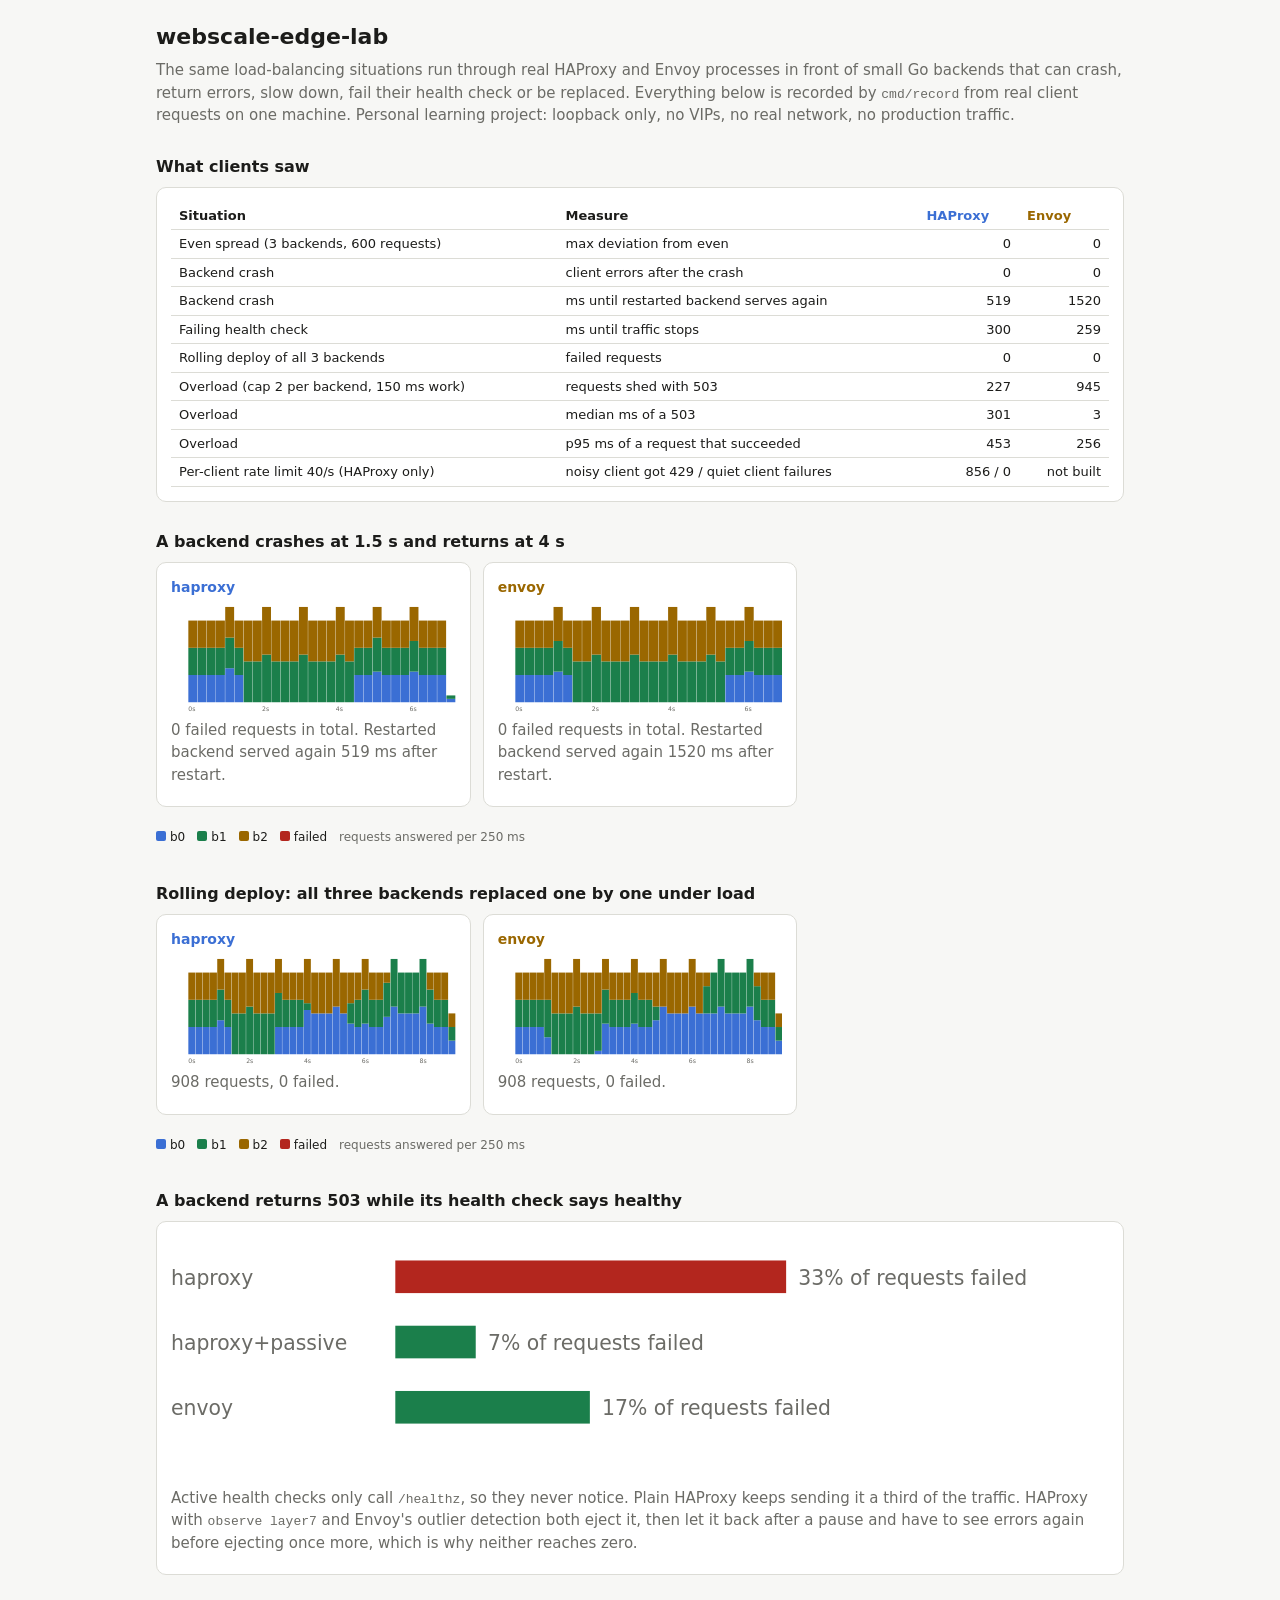
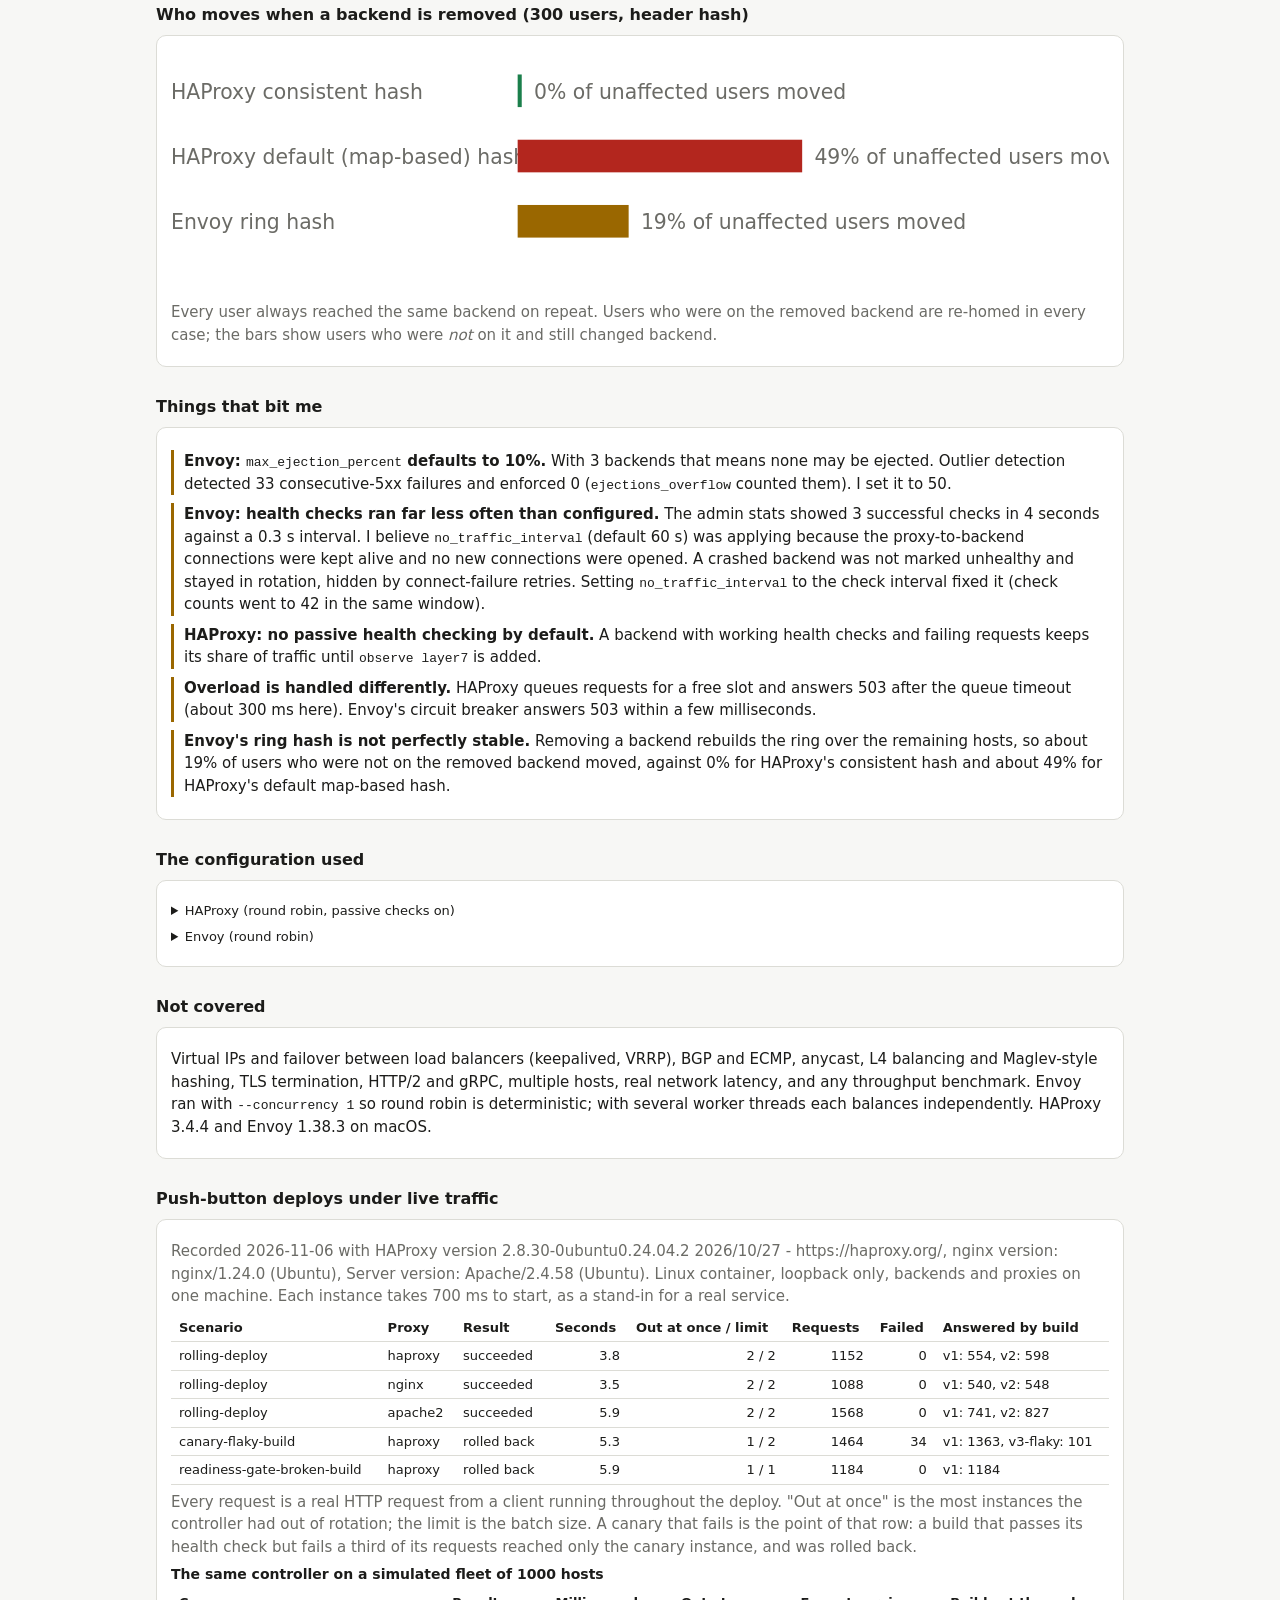
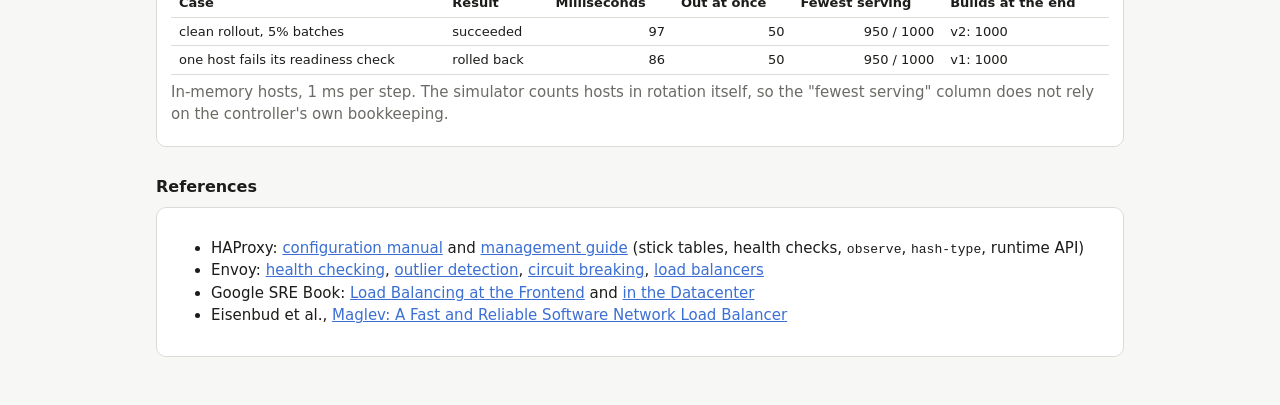
<file: docs/index.html>
<!doctype html>
<html lang="en">
<head>
<meta charset="utf-8">
<meta name="viewport" content="width=device-width, initial-scale=1">
<title>webscale-edge-lab</title>
<link rel="icon" href="data:,">
<style>
:root{--bg:#f7f7f5;--fg:#1c1c1a;--mut:#6b6b66;--card:#fff;--line:#dcdcd6;--ok:#1b7f4b;--bad:#b3261e;--link:#3b6fd4;--hp:#3b6fd4;--en:#9a6700;--c0:#3b6fd4;--c1:#1b7f4b;--c2:#9a6700}
@media (prefers-color-scheme:dark){:root{--bg:#141413;--fg:#ecece8;--mut:#9a9a94;--card:#1d1d1b;--line:#333330;--ok:#3fb97a;--bad:#e06666;--link:#6d9bf0;--hp:#6d9bf0;--en:#e5a824;--c0:#6d9bf0;--c1:#3fb97a;--c2:#e5a824}}
*{box-sizing:border-box}body{margin:0;background:var(--bg);color:var(--fg);font:15px/1.5 system-ui,-apple-system,Segoe UI,sans-serif}
main{max-width:1000px;margin:0 auto;padding:20px 16px 48px}
h1{font-size:22px;margin:0 0 4px}h2{font-size:16px;margin:28px 0 8px}h3{font-size:14px;margin:0 0 4px}p{margin:6px 0}.mut{color:var(--mut)}
.card{background:var(--card);border:1px solid var(--line);border-radius:10px;padding:14px;overflow-x:auto}
.two{display:grid;grid-template-columns:repeat(auto-fit,minmax(300px,1fr));gap:12px}
table{border-collapse:collapse;width:100%;font-size:13px}th,td{padding:4px 8px;border-bottom:1px solid var(--line);text-align:left}
td.n{text-align:right;font-variant-numeric:tabular-nums}.hp{color:var(--hp);font-weight:600}.en{color:var(--en);font-weight:600}
svg{width:100%;height:auto;display:block}svg text{fill:var(--mut);font:10px system-ui}
.lg span{margin-right:12px;font-size:12px}.sw{display:inline-block;width:10px;height:10px;border-radius:2px;margin-right:4px}
details{margin:6px 0}summary{cursor:pointer;font-size:13px}pre{margin:6px 0 0;font:12px/1.4 ui-monospace,Menlo,monospace;overflow:auto;max-height:320px}
a{color:var(--link)}code{font:13px ui-monospace,Menlo,monospace}
.note{border-left:3px solid var(--en);padding-left:10px;margin:8px 0}
</style>
</head>
<body>
<main>
<h1>webscale-edge-lab</h1>
<p class="mut">The same load-balancing situations run through real HAProxy and Envoy processes in front of small Go backends that can crash, return errors, slow down, fail their health check or be replaced. Everything below is recorded by <code>cmd/record</code> from real client requests on one machine. Personal learning project: loopback only, no VIPs, no real network, no production traffic.</p>

<h2>What clients saw</h2>
<div class="card"><table id="sum"></table></div>

<h2>A backend crashes at 1.5 s and returns at 4 s</h2>
<div class="two" id="crash"></div>

<h2>Rolling deploy: all three backends replaced one by one under load</h2>
<div class="two" id="roll"></div>

<h2>A backend returns 503 while its health check says healthy</h2>
<div class="card"><div id="errs"></div>
<p class="mut">Active health checks only call <code>/healthz</code>, so they never notice. Plain HAProxy keeps sending it a third of the traffic. HAProxy with <code>observe layer7</code> and Envoy's outlier detection both eject it, then let it back after a pause and have to see errors again before ejecting once more, which is why neither reaches zero.</p></div>

<h2>Who moves when a backend is removed (300 users, header hash)</h2>
<div class="card"><div id="hash"></div></div>

<h2>Things that bit me</h2>
<div class="card">
<div class="note"><b>Envoy: <code>max_ejection_percent</code> defaults to 10%.</b> With 3 backends that means none may be ejected. Outlier detection detected 33 consecutive-5xx failures and enforced 0 (<code>ejections_overflow</code> counted them). I set it to 50.</div>
<div class="note"><b>Envoy: health checks ran far less often than configured.</b> The admin stats showed 3 successful checks in 4 seconds against a 0.3 s interval. I believe <code>no_traffic_interval</code> (default 60 s) was applying because the proxy-to-backend connections were kept alive and no new connections were opened. A crashed backend was not marked unhealthy and stayed in rotation, hidden by connect-failure retries. Setting <code>no_traffic_interval</code> to the check interval fixed it (check counts went to 42 in the same window).</div>
<div class="note"><b>HAProxy: no passive health checking by default.</b> A backend with working health checks and failing requests keeps its share of traffic until <code>observe layer7</code> is added.</div>
<div class="note"><b>Overload is handled differently.</b> HAProxy queues requests for a free slot and answers 503 after the queue timeout (about 300 ms here). Envoy's circuit breaker answers 503 within a few milliseconds.</div>
<div class="note"><b>Envoy's ring hash is not perfectly stable.</b> Removing a backend rebuilds the ring over the remaining hosts, so about 19% of users who were not on the removed backend moved, against 0% for HAProxy's consistent hash and about 49% for HAProxy's default map-based hash.</div>
</div>

<h2>The configuration used</h2>
<div class="card"><details><summary>HAProxy (round robin, passive checks on)</summary><pre id="cfgh"></pre></details><details><summary>Envoy (round robin)</summary><pre id="cfge"></pre></details></div>

<h2>Not covered</h2>
<div class="card"><p>Virtual IPs and failover between load balancers (keepalived, VRRP), BGP and ECMP, anycast, L4 balancing and Maglev-style hashing, TLS termination, HTTP/2 and gRPC, multiple hosts, real network latency, and any throughput benchmark. Envoy ran with <code>--concurrency 1</code> so round robin is deterministic; with several worker threads each balances independently. HAProxy 3.4.4 and Envoy 1.38.3 on macOS.</p></div>

<h2>Push-button deploys under live traffic</h2>
<div class="card"><p class="mut" id="depnote"></p><table id="deptab"></table>
<p class="mut">Every request is a real HTTP request from a client running throughout the deploy. "Out at once" is the most instances the controller had out of rotation; the limit is the batch size. A canary that fails is the point of that row: a build that passes its health check but fails a third of its requests reached only the canary instance, and was rolled back.</p>
<h3>The same controller on a simulated fleet of 1000 hosts</h3><table id="simtab"></table>
<p class="mut">In-memory hosts, 1 ms per step. The simulator counts hosts in rotation itself, so the "fewest serving" column does not rely on the controller's own bookkeeping.</p></div>

<h2>References</h2>
<div class="card"><ul>
<li>HAProxy: <a href="https://docs.haproxy.org/3.0/configuration.html">configuration manual</a> and <a href="https://docs.haproxy.org/3.0/management.html">management guide</a> (stick tables, health checks, <code>observe</code>, <code>hash-type</code>, runtime API)</li>
<li>Envoy: <a href="https://www.envoyproxy.io/docs/envoy/latest/intro/arch_overview/upstream/health_checking">health checking</a>, <a href="https://www.envoyproxy.io/docs/envoy/latest/intro/arch_overview/upstream/outlier">outlier detection</a>, <a href="https://www.envoyproxy.io/docs/envoy/latest/intro/arch_overview/upstream/circuit_breaking">circuit breaking</a>, <a href="https://www.envoyproxy.io/docs/envoy/latest/intro/arch_overview/upstream/load_balancing/load_balancers">load balancers</a></li>
<li>Google SRE Book: <a href="https://sre.google/sre-book/load-balancing-frontend/">Load Balancing at the Frontend</a> and <a href="https://sre.google/sre-book/load-balancing-datacenter/">in the Datacenter</a></li>
<li>Eisenbud et al., <a href="https://research.google/pubs/maglev-a-fast-and-reliable-software-network-load-balancer/">Maglev: A Fast and Reliable Software Network Load Balancer</a></li>
</ul></div>
</main>
<script>
const $=id=>document.getElementById(id);
const C=['var(--c0)','var(--c1)','var(--c2)'];
fetch('data.json').then(r=>r.json()).then(D=>{
  const R=D.results, get=(s,v)=>R.find(x=>x.scenario===s&&x.variant===v);
  const m=(s,v,k)=>{const r=get(s,v);return r?r.Metrics?r.Metrics[k]:r.metrics[k]:undefined};
  const M=(s,v,k)=>{const r=get(s,v);return r&&r.metrics?r.metrics[k]:undefined};
  const f=x=>x===undefined?'':(typeof x==='number'&&!Number.isInteger(x)?(x*100).toFixed(0)+'%':x);
  const rows=[
   ['Even spread (3 backends, 600 requests)','max deviation from even','distribution','maxDeviationFromEven'],
   ['Backend crash','client errors after the crash','backend-crash','clientErrorsAfterCrash'],
   ['Backend crash','ms until restarted backend serves again','backend-crash','msUntilRestartedBackendServesAgain'],
   ['Failing health check','ms until traffic stops','health-check-drain','msUntilTrafficStops'],
   ['Rolling deploy of all 3 backends','failed requests','rolling-deploy','errors'],
   ['Overload (cap 2 per backend, 150 ms work)','requests shed with 503','overload','shed503'],
   ['Overload','median ms of a 503','overload','shedP50Ms'],
   ['Overload','p95 ms of a request that succeeded','overload','okP95Ms']];
  let h='<tr><th>Situation</th><th>Measure</th><th class="hp">HAProxy</th><th class="en">Envoy</th></tr>';
  rows.forEach(r=>h+='<tr><td>'+r[0]+'</td><td>'+r[1]+'</td><td class="n">'+f(M(r[2],'haproxy',r[3]))+'</td><td class="n">'+f(M(r[2],'envoy',r[3]))+'</td></tr>');
  const rl=M('rate-limit','haproxy','noisy429');
  h+='<tr><td>Per-client rate limit 40/s (HAProxy only)</td><td>noisy client got 429 / quiet client failures</td><td class="n">'+rl+' / '+M('rate-limit','haproxy','quietFailed')+'</td><td class="n">not built</td></tr>';
  $('sum').innerHTML=h;

  function stack(r){
    const names=Object.keys(r.byBackend).sort(), n=r.timeline.length, W=460,H=180,L=28,B=18,max=Math.max(...r.timeline.map(b=>b.ok+b.err),1);
    const bw=(W-L)/n;let g='';
    r.timeline.forEach((b,i)=>{let y=H-B;names.forEach((nm,k)=>{const v=r.byBackend[nm][i]/max*(H-B-8);y-=v;g+='<rect x="'+(L+i*bw)+'" y="'+y+'" width="'+(bw-.5)+'" height="'+v+'" fill="'+C[k]+'"/>'});
      if(b.err){const v=b.err/max*(H-B-8);y-=v;g+='<rect x="'+(L+i*bw)+'" y="'+y+'" width="'+(bw-.5)+'" height="'+v+'" fill="var(--bad)"/>'}});
    for(let t=0;t<=n*0.25;t+=2)g+='<text x="'+(L+t/0.25*bw)+'" y="'+(H-4)+'">'+t+'s</text>';
    return '<svg viewBox="0 0 '+W+' '+H+'" role="img">'+g+'</svg>';
  }
  const legend='<p class="lg"><span><i class="sw" style="background:var(--c0)"></i>b0</span><span><i class="sw" style="background:var(--c1)"></i>b1</span><span><i class="sw" style="background:var(--c2)"></i>b2</span><span><i class="sw" style="background:var(--bad)"></i>failed</span><span class="mut">requests answered per 250 ms</span></p>';
  ['crash:backend-crash','roll:rolling-deploy'].forEach(p=>{const [id,sc]=p.split(':');
    $(id).innerHTML=['haproxy','envoy'].map(v=>{const r=get(sc,v);return '<div class="card"><h3 class="'+(v==='haproxy'?'hp':'en')+'">'+v+'</h3>'+stack(r)+'<p class="mut">'+(sc==='backend-crash'?r.metrics.errors+' failed requests in total. Restarted backend served again '+r.metrics.msUntilRestartedBackendServesAgain+' ms after restart.':r.metrics.requests+' requests, '+r.metrics.errors+' failed.')+'</p></div>'}).join('')+'<div style="grid-column:1/-1">'+legend+'</div>';});

  const ev=['haproxy','haproxy+passive','envoy'].map(v=>[v,M('backend-errors',v,'errorRateAfter')]);
  $('errs').innerHTML='<svg viewBox="0 0 460 120" role="img">'+ev.map((e,i)=>'<text x="0" y="'+(24+i*32)+'">'+e[0]+'</text><rect x="110" y="'+(12+i*32)+'" width="'+(e[1]*230/0.4)+'" height="16" fill="'+(i===0?'var(--bad)':'var(--c1)')+'"/><text x="'+(116+e[1]*230/0.4)+'" y="'+(24+i*32)+'">'+(e[1]*100).toFixed(0)+'% of requests failed</text>').join('')+'</svg>';

  const hs=[['haproxy/hash-consistent','HAProxy consistent hash'],['haproxy/hash-modulo','HAProxy default (map-based) hash'],['envoy/hash-consistent','Envoy ring hash']];
  $('hash').innerHTML='<svg viewBox="0 0 460 120" role="img">'+hs.map((e,i)=>{const v=get('consistent-hash',e[0]).metrics.unrelatedMovedFraction;return '<text x="0" y="'+(24+i*32)+'">'+e[1]+'</text><rect x="170" y="'+(12+i*32)+'" width="'+Math.max(2,v*170/0.6)+'" height="16" fill="'+(v<0.05?'var(--c1)':v<0.3?'var(--c2)':'var(--bad)')+'"/><text x="'+(176+Math.max(2,v*170/0.6))+'" y="'+(24+i*32)+'">'+(v*100).toFixed(0)+'% of unaffected users moved</text>'}).join('')+'</svg><p class="mut">Every user always reached the same backend on repeat. Users who were on the removed backend are re-homed in every case; the bars show users who were <em>not</em> on it and still changed backend.</p>';

  if(D.deploy){
    const d=D.deploy,esc=t=>String(t).replace(/[&<>"]/g,c=>({'&':'&amp;','<':'&lt;','>':'&gt;','"':'&quot;'}[c]));
    $('depnote').textContent='Recorded '+d.recorded+' with '+d.versions.haproxy+', '+d.versions.nginx+', '+d.versions.apache+'. '+d.note;
    let t='<tr><th>Scenario</th><th>Proxy</th><th>Result</th><th class="n">Seconds</th><th class="n">Out at once / limit</th><th class="n">Requests</th><th class="n">Failed</th><th>Answered by build</th></tr>';
    d.rows.forEach(r=>{t+='<tr><td>'+esc(r.scenario)+'</td><td>'+esc(r.proxy)+'</td><td>'+esc(r.status.replace('_',' '))+'</td><td class="n">'+(r.durationMs/1000).toFixed(1)+'</td><td class="n">'+r.peakOut+' / '+r.limit+'</td><td class="n">'+r.requests+'</td><td class="n">'+r.failed+'</td><td>'+esc(Object.keys(r.builds).sort().map(k=>(k||'no response')+': '+r.builds[k]).join(', '))+'</td></tr>'});
    $('deptab').innerHTML=t;
    let s='<tr><th>Case</th><th>Result</th><th class="n">Milliseconds</th><th class="n">Out at once</th><th class="n">Fewest serving</th><th>Builds at the end</th></tr>';
    d.sim.forEach(r=>{s+='<tr><td>'+(r.failedTarget?'one host fails its readiness check':'clean rollout, 5% batches')+'</td><td>'+esc(r.status.replace('_',' '))+'</td><td class="n">'+r.durationMs+'</td><td class="n">'+r.peakOut+'</td><td class="n">'+r.fewestServing+' / '+r.hosts+'</td><td>'+esc(Object.keys(r.builds).sort().map(k=>k+': '+r.builds[k]).join(', '))+'</td></tr>'});
    $('simtab').innerHTML=s;
  }
  $('cfgh').textContent=D.configs.haproxy;$('cfge').textContent=D.configs.envoy;
}).catch(e=>{document.querySelector('main p').textContent='Could not load data.json. Serve this folder over HTTP: python3 -m http.server -d docs'});
</script>
</body>
</html>
</file>
